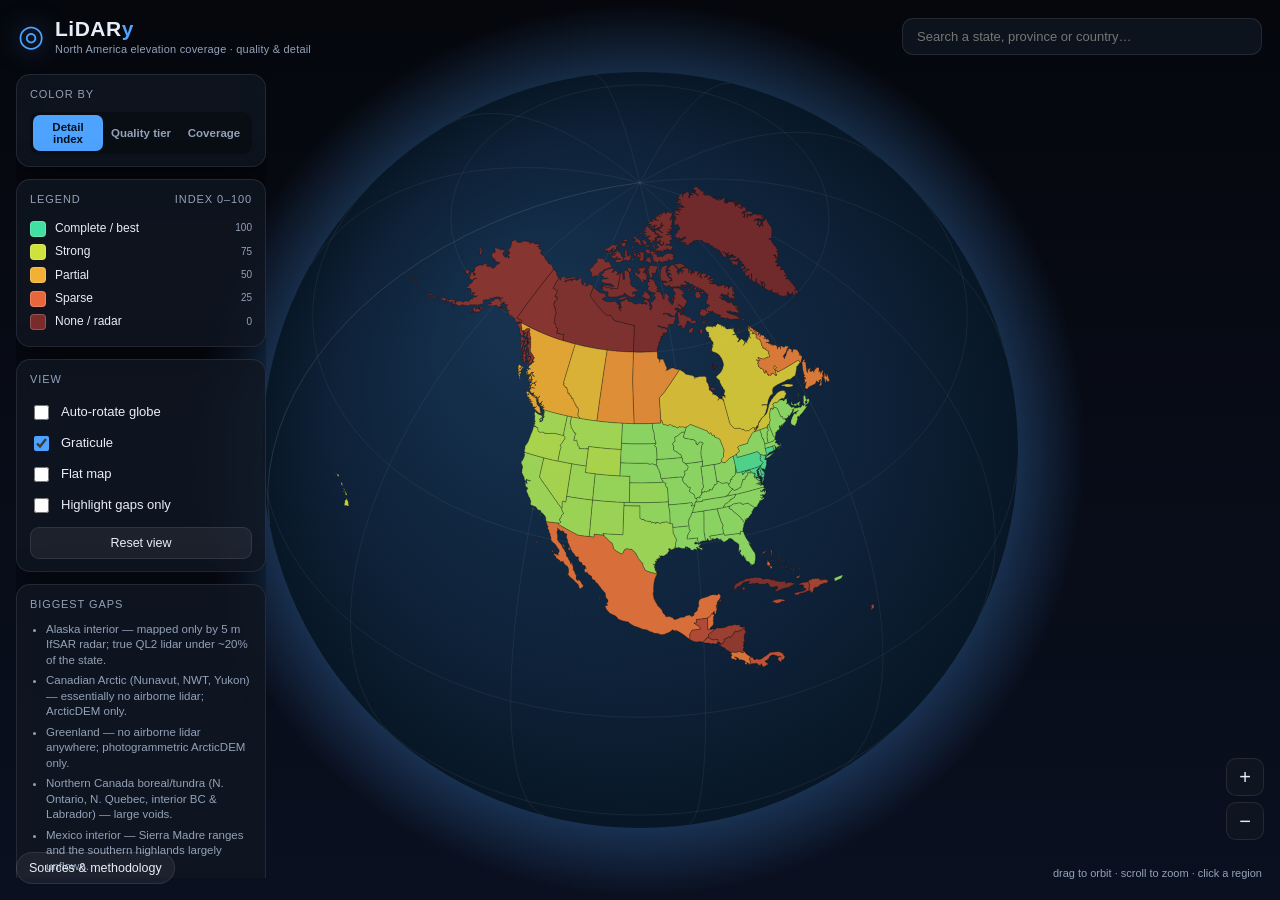
<file: lidar/index.html>
<!DOCTYPE html>
<html lang="en">
<head>
<meta charset="utf-8">
<meta name="viewport" content="width=device-width, initial-scale=1, maximum-scale=1, user-scalable=no">
<title>LiDARy — North America LiDAR Explorer</title>
<link rel="stylesheet" href="css/style.css">
</head>
<body>
<div id="app">

  <canvas id="globe"></canvas>

  <!-- top bar -->
  <header id="topbar">
    <div class="brand">
      <span class="logo">◎</span>
      <div>
        <div class="title">LiDAR<span>y</span></div>
        <div class="subtitle">North America elevation coverage · quality &amp; detail</div>
      </div>
    </div>
    <div class="search">
      <input id="search" type="text" placeholder="Search a state, province or country…" autocomplete="off" spellcheck="false">
      <div id="suggest"></div>
    </div>
  </header>

  <!-- left legend / controls -->
  <aside id="controls">
    <div class="card">
      <div class="card-h">Color by</div>
      <div class="seg" id="mode">
        <button data-mode="score" class="on">Detail index</button>
        <button data-mode="tier">Quality tier</button>
        <button data-mode="cov">Coverage</button>
      </div>
    </div>

    <div class="card">
      <div class="card-h">Legend <span id="legend-sub"></span></div>
      <div id="legend"></div>
    </div>

    <div class="card">
      <div class="card-h">View</div>
      <label class="row"><input type="checkbox" id="spin"> Auto-rotate globe</label>
      <label class="row"><input type="checkbox" id="grat" checked> Graticule</label>
      <label class="row"><input type="checkbox" id="flat"> Flat map</label>
      <label class="row"><input type="checkbox" id="gapsOnly"> Highlight gaps only</label>
      <button id="reset" class="ghost">Reset view</button>
    </div>

    <div class="card">
      <div class="card-h">Biggest gaps</div>
      <ul id="gaps" class="gaps"></ul>
    </div>
  </aside>

  <!-- right detail panel -->
  <aside id="detail" class="hidden">
    <button id="closeDetail" class="x">×</button>
    <div id="detail-body"></div>
  </aside>

  <!-- bottom-left sources -->
  <button id="srcBtn" class="ghost pill">Sources &amp; methodology</button>

  <!-- hover tooltip -->
  <div id="tip" class="hidden"></div>

  <!-- sources modal -->
  <div id="modal" class="hidden">
    <div class="modal-card">
      <button id="closeModal" class="x">×</button>
      <h2>Sources &amp; methodology</h2>
      <div id="modal-body"></div>
    </div>
  </div>

</div>

<script src="data/regions.js"></script>
<script src="data/lidar_data.js"></script>
<script src="js/geo.js"></script>
<script src="js/app.js"></script>
</body>
</html>
</file>
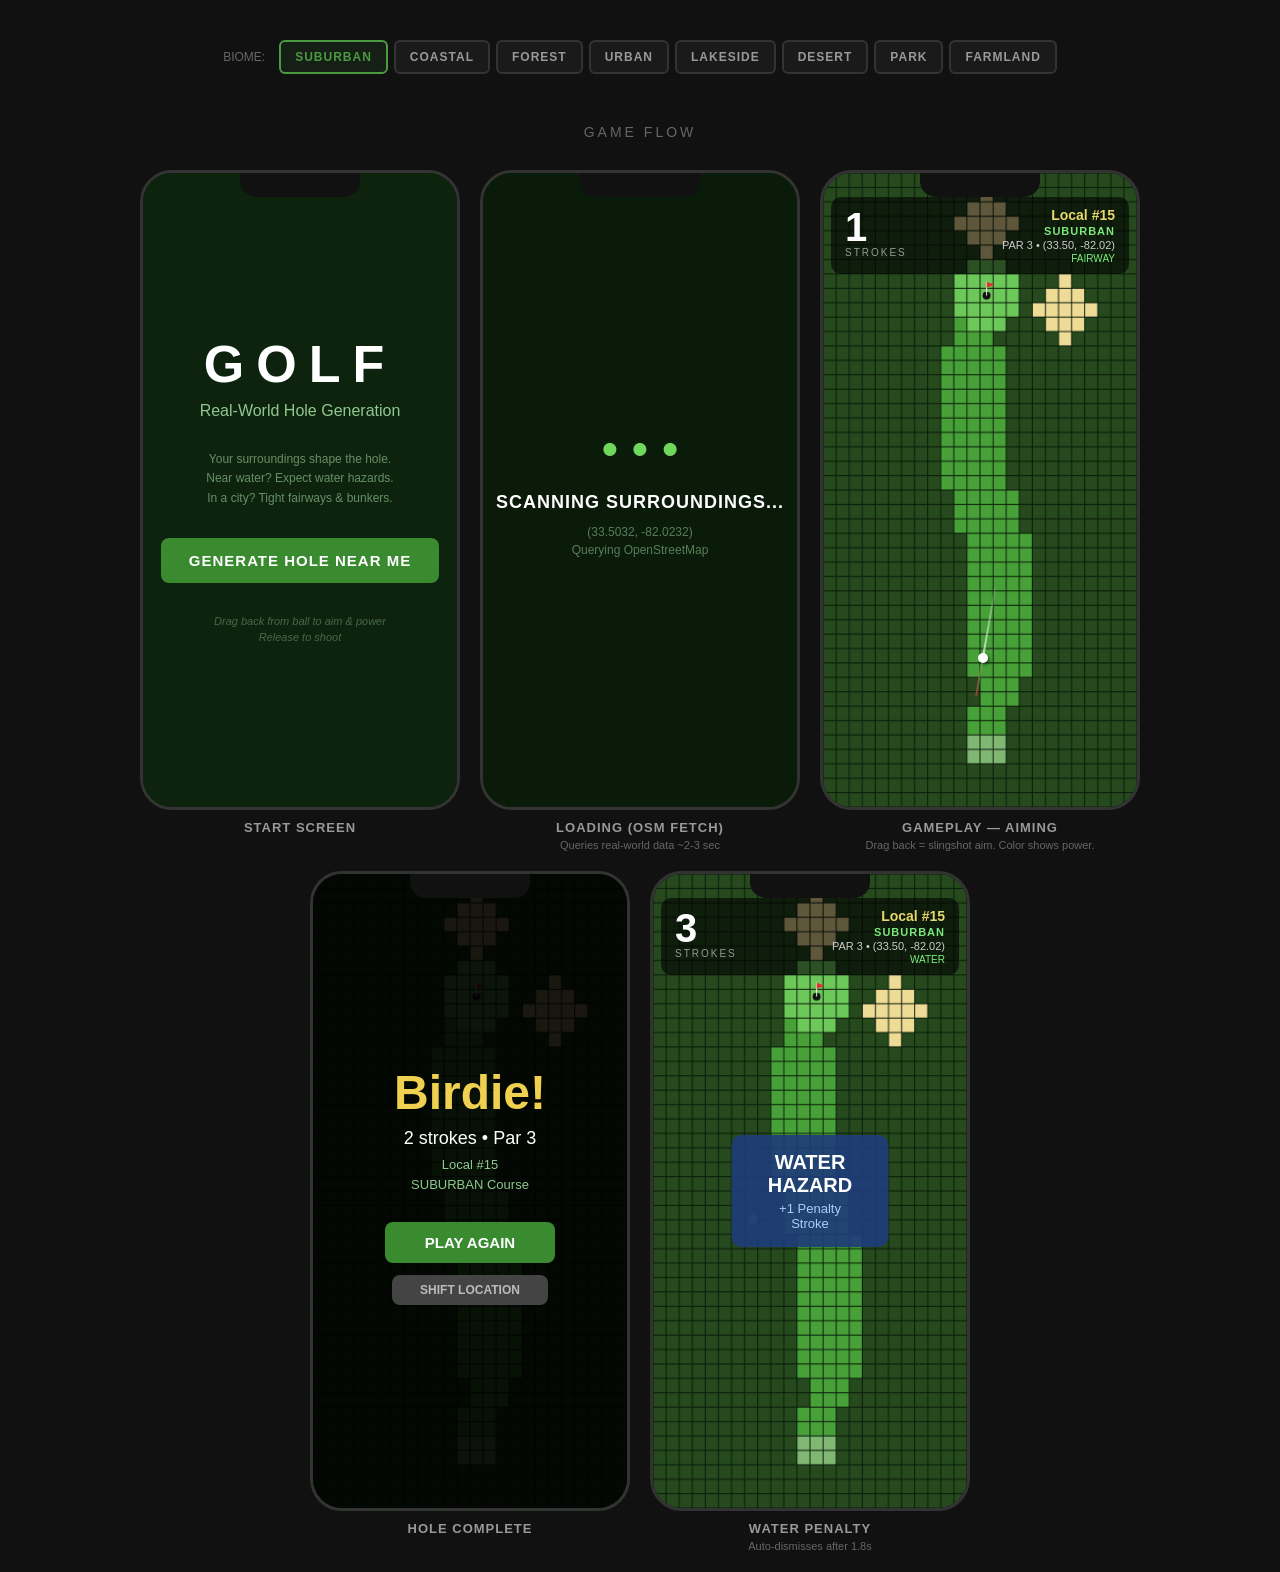
<file: mockup.html>
<!DOCTYPE html>
<html lang="en">
<head>
<meta charset="UTF-8">
<meta name="viewport" content="width=device-width, initial-scale=1.0">
<title>Golf Game — Visual Mockup</title>
<style>
  * { margin: 0; padding: 0; box-sizing: border-box; }
  body {
    background: #111;
    font-family: -apple-system, 'Helvetica Neue', Arial, sans-serif;
    display: flex;
    justify-content: center;
    align-items: flex-start;
    min-height: 100vh;
    padding: 20px;
    gap: 20px;
    flex-wrap: wrap;
  }

  .phone-frame {
    width: 320px;
    height: 640px;
    background: #0a1c0a;
    border-radius: 32px;
    border: 3px solid #333;
    overflow: hidden;
    position: relative;
    flex-shrink: 0;
  }

  .phone-frame .notch {
    position: absolute;
    top: 0;
    left: 50%;
    transform: translateX(-50%);
    width: 120px;
    height: 24px;
    background: #111;
    border-radius: 0 0 16px 16px;
    z-index: 100;
  }

  /* --- Canvas for hole rendering --- */
  canvas {
    display: block;
    width: 100%;
    height: 100%;
  }

  /* --- Overlay panels --- */
  .overlay {
    position: absolute;
    top: 0; left: 0; right: 0; bottom: 0;
    display: flex;
    flex-direction: column;
    align-items: center;
    justify-content: center;
    z-index: 50;
    pointer-events: all;
  }

  /* --- Start Screen --- */
  .start-screen {
    background: rgba(14, 36, 14, 0.95);
  }
  .start-screen h1 {
    font-size: 52px;
    color: #fff;
    letter-spacing: 12px;
    margin-bottom: 8px;
  }
  .start-screen .subtitle {
    font-size: 16px;
    color: #8fc88f;
    margin-bottom: 30px;
  }
  .start-screen .desc {
    font-size: 12px;
    color: rgba(140, 190, 140, 0.7);
    text-align: center;
    line-height: 1.6;
    margin-bottom: 30px;
    padding: 0 20px;
  }
  .start-screen .btn {
    background: #3a8a30;
    color: #fff;
    border: none;
    padding: 14px 28px;
    font-size: 15px;
    font-weight: 700;
    border-radius: 8px;
    cursor: pointer;
    letter-spacing: 1px;
  }
  .start-screen .btn:hover { background: #4a9a40; }
  .start-screen .hint {
    font-size: 11px;
    color: rgba(140, 190, 140, 0.45);
    margin-top: 30px;
    text-align: center;
    font-style: italic;
    line-height: 1.5;
  }

  /* --- Loading Screen --- */
  .loading-screen {
    background: rgba(10, 28, 10, 0.95);
  }
  .loading-screen .dots {
    font-size: 48px;
    color: #6fd65e;
    animation: pulse 1.2s infinite;
    margin-bottom: 16px;
  }
  @keyframes pulse {
    0%, 100% { opacity: 0.3; }
    50% { opacity: 1; }
  }
  .loading-screen .label {
    font-size: 18px;
    font-weight: 700;
    color: #fff;
    letter-spacing: 1px;
    margin-bottom: 10px;
  }
  .loading-screen .detail {
    font-size: 12px;
    color: rgba(140, 190, 140, 0.6);
    text-align: center;
    line-height: 1.5;
  }

  /* --- HUD --- */
  .hud {
    position: absolute;
    top: 24px;
    left: 0; right: 0;
    z-index: 40;
    pointer-events: none;
  }
  .hud-bar {
    background: rgba(0,0,0,0.6);
    margin: 0 8px;
    border-radius: 10px;
    padding: 10px 14px;
    display: flex;
    justify-content: space-between;
    align-items: flex-start;
  }
  .hud-left .stroke-num {
    font-size: 40px;
    font-weight: 800;
    color: #fff;
    line-height: 1;
  }
  .hud-left .stroke-label {
    font-size: 10px;
    color: #999;
    text-transform: uppercase;
    letter-spacing: 2px;
  }
  .hud-right {
    text-align: right;
  }
  .hud-right .hole-name {
    font-size: 14px;
    font-weight: 700;
    color: #e8d86a;
    margin-bottom: 2px;
  }
  .hud-right .biome-badge {
    font-size: 11px;
    font-weight: 700;
    letter-spacing: 1px;
    margin-bottom: 2px;
  }
  .hud-right .par-info {
    font-size: 11px;
    color: #ccc;
  }
  .hud-right .terrain {
    font-size: 10px;
    color: #7cf07c;
    margin-top: 2px;
  }

  /* --- Completion Screen --- */
  .complete-screen {
    background: rgba(0,0,0,0.85);
  }
  .complete-screen .score-label {
    font-size: 48px;
    font-weight: 800;
    color: #f0d050;
    margin-bottom: 8px;
  }
  .complete-screen .score-detail {
    font-size: 18px;
    color: #fff;
    margin-bottom: 6px;
  }
  .complete-screen .hole-summary {
    font-size: 13px;
    color: #8fc88f;
    margin-bottom: 28px;
    text-align: center;
    line-height: 1.5;
  }
  .complete-screen .btn {
    background: #3a8a30;
    color: #fff;
    border: none;
    padding: 12px 40px;
    font-size: 15px;
    font-weight: 700;
    border-radius: 8px;
    cursor: pointer;
    margin-bottom: 12px;
  }
  .complete-screen .btn-secondary {
    background: #444;
    color: #bbb;
    font-size: 12px;
    padding: 8px 28px;
  }

  /* --- Water penalty toast --- */
  .water-toast {
    position: absolute;
    top: 50%;
    left: 50%;
    transform: translate(-50%, -50%);
    background: rgba(30, 60, 120, 0.92);
    padding: 16px 28px;
    border-radius: 10px;
    z-index: 60;
    text-align: center;
    pointer-events: none;
  }
  .water-toast .title {
    font-size: 20px;
    font-weight: 800;
    color: #fff;
    margin-bottom: 4px;
  }
  .water-toast .sub {
    font-size: 13px;
    color: #aaccff;
  }

  /* --- Ball on canvas --- */
  .ball {
    position: absolute;
    width: 10px;
    height: 10px;
    background: #fff;
    border-radius: 50%;
    box-shadow: 2px 2px 3px rgba(0,0,0,0.4);
    z-index: 30;
    pointer-events: none;
  }

  /* --- Aim line --- */
  .aim-line {
    position: absolute;
    height: 2px;
    background: linear-gradient(90deg, rgba(255,255,255,0.7), rgba(255,255,255,0.1));
    transform-origin: left center;
    z-index: 29;
    pointer-events: none;
  }

  /* --- Power line --- */
  .power-line {
    position: absolute;
    height: 2px;
    background: linear-gradient(90deg, rgba(100,220,100,0.6), rgba(220,60,60,0.6));
    transform-origin: left center;
    z-index: 28;
    pointer-events: none;
  }

  /* --- Legend / description --- */
  .screen-label {
    text-align: center;
    color: #999;
    font-size: 13px;
    margin-top: 10px;
    font-weight: 600;
    letter-spacing: 1px;
  }
  .screen-desc {
    text-align: center;
    color: #666;
    font-size: 11px;
    margin-top: 4px;
    max-width: 320px;
  }

  /* --- Biome selector bar --- */
  .biome-bar {
    display: flex;
    gap: 6px;
    flex-wrap: wrap;
    justify-content: center;
    margin: 20px 0 10px;
    width: 100%;
    max-width: 1400px;
  }
  .biome-btn {
    padding: 8px 14px;
    border: 2px solid #333;
    background: #1a1a1a;
    color: #999;
    font-size: 12px;
    font-weight: 700;
    border-radius: 6px;
    cursor: pointer;
    letter-spacing: 1px;
    transition: all 0.2s;
  }
  .biome-btn:hover {
    border-color: #555;
    color: #ccc;
  }
  .biome-btn.active {
    border-color: #4a9a40;
    color: #4a9a40;
    background: rgba(74, 154, 64, 0.1);
  }

  .section-title {
    color: #666;
    font-size: 14px;
    letter-spacing: 3px;
    text-transform: uppercase;
    text-align: center;
    width: 100%;
    margin: 20px 0 10px;
  }

  .row {
    display: flex;
    gap: 20px;
    flex-wrap: wrap;
    justify-content: center;
    width: 100%;
  }

  .column {
    display: flex;
    flex-direction: column;
    align-items: center;
  }
</style>
</head>
<body>

<!-- BIOME SELECTOR -->
<div class="biome-bar">
  <span style="color:#666;font-size:12px;align-self:center;margin-right:8px;">BIOME:</span>
  <button class="biome-btn active" onclick="selectBiome('suburban')">SUBURBAN</button>
  <button class="biome-btn" onclick="selectBiome('coastal')">COASTAL</button>
  <button class="biome-btn" onclick="selectBiome('forest')">FOREST</button>
  <button class="biome-btn" onclick="selectBiome('urban')">URBAN</button>
  <button class="biome-btn" onclick="selectBiome('lakeside')">LAKESIDE</button>
  <button class="biome-btn" onclick="selectBiome('desert')">DESERT</button>
  <button class="biome-btn" onclick="selectBiome('park')">PARK</button>
  <button class="biome-btn" onclick="selectBiome('farmland')">FARMLAND</button>
</div>

<div class="section-title">Game Flow</div>

<div class="row">

<!-- SCREEN 1: START -->
<div class="column">
  <div class="phone-frame" id="phone-start">
    <div class="notch"></div>
    <div class="overlay start-screen">
      <h1>GOLF</h1>
      <div class="subtitle">Real-World Hole Generation</div>
      <div class="desc">
        Your surroundings shape the hole.<br>
        Near water? Expect water hazards.<br>
        In a city? Tight fairways &amp; bunkers.
      </div>
      <button class="btn" onclick="showLoading()">GENERATE HOLE NEAR ME</button>
      <div class="hint">Drag back from ball to aim &amp; power<br>Release to shoot</div>
    </div>
  </div>
  <div class="screen-label">START SCREEN</div>
</div>

<!-- SCREEN 2: LOADING -->
<div class="column">
  <div class="phone-frame" id="phone-loading">
    <div class="notch"></div>
    <div class="overlay loading-screen">
      <div class="dots">•  •  •</div>
      <div class="label">SCANNING SURROUNDINGS...</div>
      <div class="detail">(33.5032, -82.0232)<br>Querying OpenStreetMap</div>
    </div>
  </div>
  <div class="screen-label">LOADING (OSM FETCH)</div>
  <div class="screen-desc">Queries real-world data ~2-3 sec</div>
</div>

<!-- SCREEN 3: GAMEPLAY -->
<div class="column">
  <div class="phone-frame" id="phone-game" style="position:relative;">
    <div class="notch"></div>
    <canvas id="gameCanvas" width="320" height="640"></canvas>
    <!-- HUD -->
    <div class="hud" id="gameHud">
      <div class="hud-bar">
        <div class="hud-left">
          <div class="stroke-num" id="hudStrokes">1</div>
          <div class="stroke-label">Strokes</div>
        </div>
        <div class="hud-right">
          <div class="hole-name" id="hudHoleName">Local #7</div>
          <div class="biome-badge" id="hudBiome" style="color:#7ce87c;">SUBURBAN</div>
          <div class="par-info">PAR 3 • (33.50, -82.02)</div>
          <div class="terrain" id="hudTerrain">FAIRWAY</div>
        </div>
      </div>
    </div>
    <!-- Ball -->
    <div class="ball" id="gameBall" style="left:155px;top:480px;"></div>
    <!-- Aim line -->
    <div class="aim-line" id="aimLine" style="left:160px;top:483px;width:70px;transform:rotate(-80deg);"></div>
    <!-- Power line -->
    <div class="power-line" id="powerLine" style="left:160px;top:483px;width:40px;transform:rotate(100deg);"></div>
  </div>
  <div class="screen-label">GAMEPLAY — AIMING</div>
  <div class="screen-desc">Drag back = slingshot aim. Color shows power.</div>
</div>

<!-- SCREEN 4: HOLE COMPLETE -->
<div class="column">
  <div class="phone-frame" id="phone-complete" style="position:relative;">
    <div class="notch"></div>
    <canvas id="completeCanvas" width="320" height="640"></canvas>
    <div class="overlay complete-screen">
      <div class="score-label" id="completeLabel">Birdie!</div>
      <div class="score-detail">2 strokes • Par 3</div>
      <div class="hole-summary" id="completeSummary">Local #7<br>Suburban Course</div>
      <button class="btn">PLAY AGAIN</button>
      <button class="btn btn-secondary">SHIFT LOCATION</button>
    </div>
  </div>
  <div class="screen-label">HOLE COMPLETE</div>
</div>

<!-- SCREEN 5: WATER HAZARD -->
<div class="column">
  <div class="phone-frame" id="phone-water" style="position:relative;">
    <div class="notch"></div>
    <canvas id="waterCanvas" width="320" height="640"></canvas>
    <div class="hud">
      <div class="hud-bar">
        <div class="hud-left">
          <div class="stroke-num">3</div>
          <div class="stroke-label">Strokes</div>
        </div>
        <div class="hud-right">
          <div class="hole-name" id="waterHoleName">Local #7</div>
          <div class="biome-badge" id="waterBiome" style="color:#7ce87c;">SUBURBAN</div>
          <div class="par-info">PAR 3 • (33.50, -82.02)</div>
          <div class="terrain">WATER</div>
        </div>
      </div>
    </div>
    <div class="water-toast">
      <div class="title">WATER HAZARD</div>
      <div class="sub">+1 Penalty Stroke</div>
    </div>
    <div class="ball" style="left:95px;top:340px;opacity:0.4;"></div>
  </div>
  <div class="screen-label">WATER PENALTY</div>
  <div class="screen-desc">Auto-dismisses after 1.8s</div>
</div>

</div><!-- /row -->

<script>
// --- BIOME DEFINITIONS ---
const BIOMES = {
  suburban: {
    name: 'Local', label: 'SUBURBAN', color: '#7ce87c',
    rough: '#264a1e', fairway: '#47a038', green: '#6cc858',
    sand: '#eddB96', water: '#2e6cb8', tee: '#80b873',
    fwWidth: 1.0, bunkers: 2, waterChance: 0.5, waterSide: 'right',
    wobbleAmp: 1.5, wobbleFreq: 2.0
  },
  coastal: {
    name: 'Links', label: 'COASTAL', color: '#80ccff',
    rough: '#4d6b38', fairway: '#669950', green: '#6cc858',
    sand: '#eddB96', water: '#2e6cb8', tee: '#80b873',
    fwWidth: 1.0, bunkers: 4, waterChance: 0.8, waterSide: 'right',
    wobbleAmp: 2.5, wobbleFreq: 1.5
  },
  forest: {
    name: 'Pines', label: 'FOREST', color: '#33b84d',
    rough: '#1a4d14', fairway: '#388f2e', green: '#6cc858',
    sand: '#eddB96', water: '#2e6cb8', tee: '#80b873',
    fwWidth: 0.5, bunkers: 1, waterChance: 0.3, waterSide: 'none',
    wobbleAmp: 2.8, wobbleFreq: 2.5
  },
  urban: {
    name: 'City', label: 'URBAN', color: '#ccb87a',
    rough: '#33592e', fairway: '#408c33', green: '#6cc858',
    sand: '#eddB96', water: '#2e6cb8', tee: '#80b873',
    fwWidth: 0.55, bunkers: 4, waterChance: 0.2, waterSide: 'none',
    wobbleAmp: 0.8, wobbleFreq: 1.0
  },
  lakeside: {
    name: 'Lakeside', label: 'LAKESIDE', color: '#4d99e6',
    rough: '#2e6b26', fairway: '#47a038', green: '#6cc858',
    sand: '#eddB96', water: '#2e6cb8', tee: '#80b873',
    fwWidth: 0.85, bunkers: 2, waterChance: 0.95, waterSide: 'surround',
    wobbleAmp: 1.5, wobbleFreq: 2.0
  },
  desert: {
    name: 'Dunes', label: 'DESERT', color: '#e6cc66',
    rough: '#8c7a4d', fairway: '#5c8c40', green: '#6cc858',
    sand: '#eddB96', water: '#2e6cb8', tee: '#80b873',
    fwWidth: 1.2, bunkers: 5, waterChance: 0.1, waterSide: 'none',
    wobbleAmp: 1.0, wobbleFreq: 1.5
  },
  park: {
    name: 'Park', label: 'PARK', color: '#66e666',
    rough: '#33733e', fairway: '#4dae40', green: '#6cc858',
    sand: '#eddB96', water: '#2e6cb8', tee: '#80b873',
    fwWidth: 1.4, bunkers: 1, waterChance: 0.35, waterSide: 'left',
    wobbleAmp: 0.7, wobbleFreq: 1.0
  },
  farmland: {
    name: 'Meadow', label: 'FARMLAND', color: '#99cc4d',
    rough: '#477a33', fairway: '#5aad47', green: '#6cc858',
    sand: '#eddB96', water: '#2e6cb8', tee: '#80b873',
    fwWidth: 1.5, bunkers: 1, waterChance: 0.15, waterSide: 'none',
    wobbleAmp: 0.5, wobbleFreq: 0.8
  }
};

let currentBiome = 'suburban';

// --- SEEDED RANDOM ---
function seededRandom(seed) {
  let s = seed;
  return function() {
    s = (s * 16807 + 0) % 2147483647;
    return (s - 1) / 2147483646;
  };
}

// --- HOLE GENERATION ---
function generateHole(canvas, biomeKey, seed, options = {}) {
  const ctx = canvas.getContext('2d');
  const W = canvas.width;
  const H = canvas.height;
  const biome = BIOMES[biomeKey];
  const rng = seededRandom(seed);

  const GRID_W = 24;
  const GRID_H = 44;
  const TILE_W = W / GRID_W;
  const TILE_H = H / GRID_H;

  // Init grid with rough
  let grid = Array.from({length: GRID_W}, () => Array(GRID_H).fill('rough'));

  // Tee (bottom center)
  const teeCX = Math.floor(GRID_W / 2);
  const teeCY = 3;
  for (let x = teeCX - 1; x <= teeCX + 1; x++)
    for (let y = teeCY; y <= teeCY + 1; y++)
      if (x >= 0 && x < GRID_W && y >= 0 && y < GRID_H) grid[x][y] = 'tee';

  // Green (near top, offset)
  const greenR = 3 + Math.floor(rng() * 2);
  let greenCX = Math.floor(GRID_W / 2) + Math.floor(rng() * 7) - 3;
  let greenCY = GRID_H - greenR - 4 - Math.floor(rng() * 4);
  greenCX = Math.max(greenR + 1, Math.min(GRID_W - greenR - 1, greenCX));
  greenCY = Math.max(Math.floor(GRID_H / 2), Math.min(GRID_H - greenR - 2, greenCY));

  const stretchX = 0.8 + rng() * 0.4;
  const stretchY = 0.8 + rng() * 0.4;

  for (let x = 0; x < GRID_W; x++) {
    for (let y = 0; y < GRID_H; y++) {
      const dx = (x - greenCX) / (greenR * stretchX);
      const dy = (y - greenCY) / (greenR * stretchY);
      if (dx * dx + dy * dy <= 1) grid[x][y] = 'green';
    }
  }

  // Fairway
  const fwBaseWidth = 2 + Math.floor(rng() * 2);
  const fwWidth = Math.max(1, Math.min(6, Math.round(fwBaseWidth * biome.fwWidth)));
  const steps = 50;

  for (let i = 0; i <= steps; i++) {
    const t = i / steps;
    let baseX = teeCX + (greenCX - teeCX) * t;
    let baseY = 5 + (greenCY - 5) * t;
    const wobble = Math.sin(t * biome.wobbleFreq * Math.PI) * biome.wobbleAmp;
    const taper = Math.sin(t * Math.PI);
    const curW = Math.round(fwWidth * (0.6 + 0.4 * taper));

    for (let dx = -curW; dx <= curW; dx++) {
      const tx = Math.round(baseX + wobble + dx);
      const ty = Math.round(baseY);
      if (tx >= 0 && tx < GRID_W && ty >= 0 && ty < GRID_H && grid[tx][ty] === 'rough')
        grid[tx][ty] = 'fairway';
    }
  }

  // Bunkers
  for (let b = 0; b < biome.bunkers; b++) {
    const angle = rng() * Math.PI * 2;
    let dist, bx, by, br;
    if (b < Math.min(biome.bunkers, 3)) {
      dist = greenR + 1.5 + rng() * 2.5;
      bx = Math.round(greenCX + Math.cos(angle) * dist);
      by = Math.round(greenCY + Math.sin(angle) * dist);
    } else {
      const side = rng() < 0.5 ? -1 : 1;
      bx = Math.floor(GRID_W / 2) + side * (3 + Math.floor(rng() * 3));
      by = Math.floor(GRID_H / 4) + Math.floor(rng() * (GRID_H / 3));
    }
    br = 1 + Math.floor(rng() * 2);
    if (biomeKey === 'coastal' || biomeKey === 'desert') br += 1;

    for (let x = bx - br; x <= bx + br; x++) {
      for (let y = by - br; y <= by + br; y++) {
        if (x >= 0 && x < GRID_W && y >= 0 && y < GRID_H) {
          const d = Math.sqrt((x-bx)*(x-bx) + (y-by)*(y-by));
          if (d <= br && grid[x][y] !== 'green' && grid[x][y] !== 'tee')
            grid[x][y] = 'sand';
        }
      }
    }
  }

  // Water
  if (rng() < biome.waterChance) {
    if (biome.waterSide === 'surround') {
      // Island green
      const waterR = greenR + 3;
      for (let x = 0; x < GRID_W; x++) {
        for (let y = 0; y < GRID_H; y++) {
          const dist = Math.sqrt((x-greenCX)*(x-greenCX) + (y-greenCY)*(y-greenCY));
          if (dist > greenR + 0.5 && dist <= waterR) {
            const angleToTee = Math.atan2(3 - greenCY, teeCX - greenCX);
            const angleToTile = Math.atan2(y - greenCY, x - greenCX);
            let diff = Math.abs(angleToTee - angleToTile) * 180 / Math.PI;
            if (diff > 180) diff = 360 - diff;
            if (diff > 25 && grid[x][y] !== 'green' && grid[x][y] !== 'tee')
              grid[x][y] = 'water';
          }
        }
      }
    } else if (biome.waterSide === 'left' || biome.waterSide === 'right') {
      const side = biome.waterSide === 'left' ? -1 : 1;
      const wx = Math.floor(GRID_W / 2) + side * (5 + Math.floor(rng() * 2));
      const wy = Math.floor(GRID_H / 2);
      const rx = 2 + Math.floor(rng() * 2);
      const ry = 6 + Math.floor(rng() * 4);
      for (let x = wx - rx; x <= wx + rx; x++) {
        for (let y = wy - ry; y <= wy + ry; y++) {
          if (x >= 0 && x < GRID_W && y >= 0 && y < GRID_H) {
            const dx = (x - wx) / rx, dy = (y - wy) / ry;
            if (dx*dx + dy*dy <= 1 && grid[x][y] !== 'green' && grid[x][y] !== 'tee')
              grid[x][y] = 'water';
          }
        }
      }
    } else if (biome.waterSide !== 'none') {
      const wx = Math.floor(GRID_W / 2) + (rng() < 0.5 ? -1 : 1) * (4 + Math.floor(rng() * 3));
      const wy = Math.floor(GRID_H / 3) + Math.floor(rng() * (GRID_H / 4));
      const rx = 2 + Math.floor(rng() * 2);
      const ry = 2 + Math.floor(rng() * 3);
      for (let x = wx - rx; x <= wx + rx; x++) {
        for (let y = wy - ry; y <= wy + ry; y++) {
          if (x >= 0 && x < GRID_W && y >= 0 && y < GRID_H) {
            const dx = (x - wx) / rx, dy = (y - wy) / ry;
            if (dx*dx + dy*dy <= 1 && grid[x][y] !== 'green' && grid[x][y] !== 'tee')
              grid[x][y] = 'water';
          }
        }
      }
    }
  }

  // Render
  const colors = {
    rough: biome.rough, fairway: biome.fairway, green: biome.green,
    sand: biome.sand, water: biome.water, tee: biome.tee
  };

  for (let x = 0; x < GRID_W; x++) {
    for (let y = 0; y < GRID_H; y++) {
      ctx.fillStyle = colors[grid[x][y]];
      // Flip Y so tee is at bottom
      const drawY = GRID_H - 1 - y;
      ctx.fillRect(x * TILE_W + 0.5, drawY * TILE_H + 0.5, TILE_W - 1, TILE_H - 1);
    }
  }

  // Pin (hole + flag)
  const pinX = (greenCX + 0.5) * TILE_W;
  const pinY = (GRID_H - 1 - greenCY + 0.5) * TILE_H;

  // Hole circle
  ctx.beginPath();
  ctx.arc(pinX, pinY, 4, 0, Math.PI * 2);
  ctx.fillStyle = '#111';
  ctx.fill();

  // Flagpole
  ctx.strokeStyle = '#fff';
  ctx.lineWidth = 1;
  ctx.beginPath();
  ctx.moveTo(pinX, pinY);
  ctx.lineTo(pinX, pinY - 14);
  ctx.stroke();

  // Flag
  ctx.fillStyle = '#e03030';
  ctx.beginPath();
  ctx.moveTo(pinX, pinY - 14);
  ctx.lineTo(pinX + 8, pinY - 11);
  ctx.lineTo(pinX, pinY - 8);
  ctx.fill();

  return { greenCX, greenCY, teeCX, teeCY, pinX, pinY };
}

// --- RENDER ALL SCREENS ---
function renderAll(biomeKey) {
  const biome = BIOMES[biomeKey];
  const holeNum = (Math.abs(Math.round(33.50 * 100)) + Math.abs(Math.round(-82.02 * 100))) % 18 + 1;
  const holeName = `${biome.name} #${holeNum}`;

  // Game canvas
  generateHole(document.getElementById('gameCanvas'), biomeKey, 42);

  // Complete canvas (dimmed behind overlay)
  const cc = document.getElementById('completeCanvas');
  generateHole(cc, biomeKey, 42);
  const cctx = cc.getContext('2d');
  cctx.fillStyle = 'rgba(0,0,0,0.3)';
  cctx.fillRect(0, 0, cc.width, cc.height);

  // Water canvas
  generateHole(document.getElementById('waterCanvas'), biomeKey, 42);

  // Update HUD text
  document.getElementById('hudHoleName').textContent = holeName;
  document.getElementById('hudBiome').textContent = biome.label;
  document.getElementById('hudBiome').style.color = biome.color;

  document.getElementById('waterHoleName').textContent = holeName;
  document.getElementById('waterBiome').textContent = biome.label;
  document.getElementById('waterBiome').style.color = biome.color;

  document.getElementById('completeSummary').innerHTML = `${holeName}<br>${biome.label} Course`;
}

function selectBiome(key) {
  currentBiome = key;
  document.querySelectorAll('.biome-btn').forEach(b => b.classList.remove('active'));
  event.target.classList.add('active');
  renderAll(key);
}

// Initial render
renderAll('suburban');
</script>

</body>
</html>
</file>
<file: lidar/css/style.css>
:root{
  --bg:#05070d; --panel:rgba(16,22,34,.82); --panel-solid:#10161f;
  --line:rgba(255,255,255,.09); --txt:#e8eef7; --dim:#93a2b8; --accent:#4ea3ff;
  --shadow:0 10px 40px rgba(0,0,0,.55);
}
*{box-sizing:border-box}
html,body{margin:0;height:100%;overflow:hidden;background:var(--bg);
  color:var(--txt);font:14px/1.45 -apple-system,BlinkMacSystemFont,"Segoe UI",Roboto,Helvetica,Arial,sans-serif;
  -webkit-font-smoothing:antialiased;-webkit-tap-highlight-color:transparent}
#app{position:fixed;inset:0}
#globe{position:absolute;inset:0;width:100%;height:100%;display:block;cursor:grab;touch-action:none}
#globe:active{cursor:grabbing}

/* ---------- top bar ---------- */
#topbar{position:absolute;top:0;left:0;right:0;display:flex;gap:18px;align-items:center;
  padding:14px 18px;z-index:20;pointer-events:none}
#topbar>*{pointer-events:auto}
.brand{display:flex;gap:11px;align-items:center}
.logo{font-size:30px;color:var(--accent);filter:drop-shadow(0 0 12px rgba(78,163,255,.6));line-height:1}
.title{font-size:21px;font-weight:800;letter-spacing:.5px}
.title span{color:var(--accent)}
.subtitle{font-size:11px;color:var(--dim);letter-spacing:.2px;margin-top:-2px}
.search{position:relative;margin-left:auto;width:min(360px,42vw)}
#search{width:100%;padding:10px 14px;border-radius:11px;border:1px solid var(--line);
  background:var(--panel);color:var(--txt);backdrop-filter:blur(10px);outline:none;font-size:13px}
#search:focus{border-color:var(--accent)}
#suggest{position:absolute;top:44px;left:0;right:0;background:var(--panel-solid);
  border:1px solid var(--line);border-radius:11px;overflow:hidden;box-shadow:var(--shadow);display:none}
#suggest.on{display:block}
#suggest div{padding:9px 14px;cursor:pointer;display:flex;justify-content:space-between;gap:10px}
#suggest div:hover,#suggest div.sel{background:rgba(78,163,255,.16)}
#suggest .r-sc{color:var(--dim);font-variant-numeric:tabular-nums}

/* ---------- cards / controls ---------- */
.card{background:var(--panel);backdrop-filter:blur(10px);border:1px solid var(--line);
  border-radius:14px;padding:12px 13px;box-shadow:var(--shadow)}
.card-h{font-size:11px;text-transform:uppercase;letter-spacing:.9px;color:var(--dim);
  margin-bottom:9px;display:flex;justify-content:space-between;align-items:center}
#controls{position:absolute;left:16px;top:74px;width:250px;display:flex;flex-direction:column;
  gap:12px;z-index:15;max-height:calc(100vh - 96px);overflow:auto;padding-bottom:10px}
.seg{display:flex;background:rgba(0,0,0,.3);border-radius:9px;padding:3px;gap:3px}
.seg button{flex:1;border:0;background:transparent;color:var(--dim);padding:6px 4px;border-radius:7px;
  font-size:11.5px;cursor:pointer;font-weight:600}
.seg button.on{background:var(--accent);color:#04121f}
.row{display:flex;align-items:center;gap:9px;padding:5px 0;font-size:13px;cursor:pointer;color:var(--txt)}
.row input{accent-color:var(--accent);width:15px;height:15px}
.ghost{background:rgba(255,255,255,.06);border:1px solid var(--line);color:var(--txt);
  padding:8px 12px;border-radius:9px;cursor:pointer;font-size:12.5px;width:100%;margin-top:6px}
.ghost:hover{background:rgba(255,255,255,.12)}
#legend .lg{display:flex;align-items:center;gap:9px;padding:3px 0;font-size:12px}
#legend .sw{width:16px;height:16px;border-radius:4px;flex:none;border:1px solid rgba(255,255,255,.2)}
#legend .lg small{color:var(--dim);margin-left:auto;font-variant-numeric:tabular-nums}
.gaps{margin:0;padding-left:16px;font-size:11.5px;color:var(--dim)}
.gaps li{margin:5px 0;line-height:1.35}

/* ---------- detail panel ---------- */
#detail{position:absolute;right:16px;top:74px;width:330px;max-height:calc(100vh - 96px);overflow:auto;
  background:var(--panel);backdrop-filter:blur(12px);border:1px solid var(--line);border-radius:16px;
  box-shadow:var(--shadow);z-index:16;padding:18px 18px 20px}
#detail.hidden,#modal.hidden,#tip.hidden,#detail.hidden *{}
.hidden{display:none!important}
.x{position:absolute;top:10px;right:12px;background:transparent;border:0;color:var(--dim);
  font-size:24px;line-height:1;cursor:pointer}
.x:hover{color:var(--txt)}
.d-name{font-size:20px;font-weight:800;margin:0 26px 2px 0}
.d-ctry{font-size:12px;color:var(--dim);text-transform:uppercase;letter-spacing:1px;margin-bottom:14px}
.gauge{height:10px;border-radius:6px;background:rgba(255,255,255,.08);overflow:hidden;margin:4px 0 2px}
.gauge>i{display:block;height:100%;border-radius:6px}
.d-stats{display:grid;grid-template-columns:1fr 1fr;gap:10px;margin:14px 0}
.stat{background:rgba(0,0,0,.25);border:1px solid var(--line);border-radius:11px;padding:10px 11px}
.stat b{display:block;font-size:20px;font-weight:800;line-height:1.1}
.stat span{font-size:10.5px;color:var(--dim);text-transform:uppercase;letter-spacing:.6px}
.tier-badge{display:inline-block;padding:3px 9px;border-radius:20px;font-size:11px;font-weight:700;color:#04121f}
.d-row{display:flex;justify-content:space-between;gap:12px;padding:8px 0;border-top:1px solid var(--line);font-size:12.5px}
.d-row span{color:var(--dim)}
.d-row b{font-weight:600;text-align:right}
.d-gap{background:rgba(232,102,60,.12);border:1px solid rgba(232,102,60,.35);border-radius:11px;
  padding:10px 12px;margin-top:14px;font-size:12.5px;line-height:1.45}
.d-gap b{color:#ffb499;display:block;margin-bottom:3px;font-size:10.5px;text-transform:uppercase;letter-spacing:.7px}
.d-link{display:inline-block;margin-top:14px;color:var(--accent);text-decoration:none;font-size:12.5px;font-weight:600}
.d-link:hover{text-decoration:underline}

/* ---------- misc ---------- */
.pill{position:absolute;left:16px;bottom:16px;width:auto;z-index:15;border-radius:20px;margin:0}
#tip{position:absolute;z-index:30;pointer-events:none;background:var(--panel-solid);
  border:1px solid var(--line);border-radius:9px;padding:7px 11px;font-size:12px;box-shadow:var(--shadow);
  transform:translate(-50%,calc(-100% - 12px));white-space:nowrap}
#tip b{font-weight:700}
#tip .t-sc{color:var(--dim);margin-left:8px}
#modal{position:absolute;inset:0;z-index:40;background:rgba(0,0,0,.55);display:flex;align-items:center;justify-content:center;padding:20px}
.modal-card{position:relative;background:var(--panel-solid);border:1px solid var(--line);border-radius:16px;
  max-width:640px;width:100%;max-height:82vh;overflow:auto;padding:24px 26px;box-shadow:var(--shadow)}
.modal-card h2{margin:0 0 4px}
.src{padding:13px 0;border-top:1px solid var(--line)}
.src:first-of-type{border-top:0}
.src b{font-size:14px}
.src .reg{color:var(--accent);font-size:11.5px;margin-left:8px}
.src p{margin:4px 0 6px;color:var(--dim);font-size:12.5px;line-height:1.45}
.src a{color:var(--accent);text-decoration:none;font-size:12px}
.meth{color:var(--dim);font-size:12.5px;line-height:1.5;margin:10px 0 16px}
.compass{position:absolute;right:18px;bottom:18px;z-index:15;color:var(--dim);font-size:11px;text-align:center}

/* zoom buttons */
#zoom{position:absolute;right:16px;bottom:60px;z-index:15;display:flex;flex-direction:column;gap:6px}
#zoom button{width:38px;height:38px;border-radius:10px;border:1px solid var(--line);
  background:var(--panel);backdrop-filter:blur(10px);color:var(--txt);font-size:20px;cursor:pointer}
#zoom button:hover{background:rgba(255,255,255,.14)}

@media (max-width:820px){
  #controls{width:200px}
  #detail{width:min(320px,88vw)}
  .subtitle{display:none}
  .search{width:44vw}
}
@media (max-width:560px){
  #controls{left:8px;top:64px;width:170px}
  #detail{right:8px;left:8px;width:auto;top:auto;bottom:8px;max-height:56vh}
  .pill{bottom:auto;top:64px;right:8px;left:auto}
}
</file>
